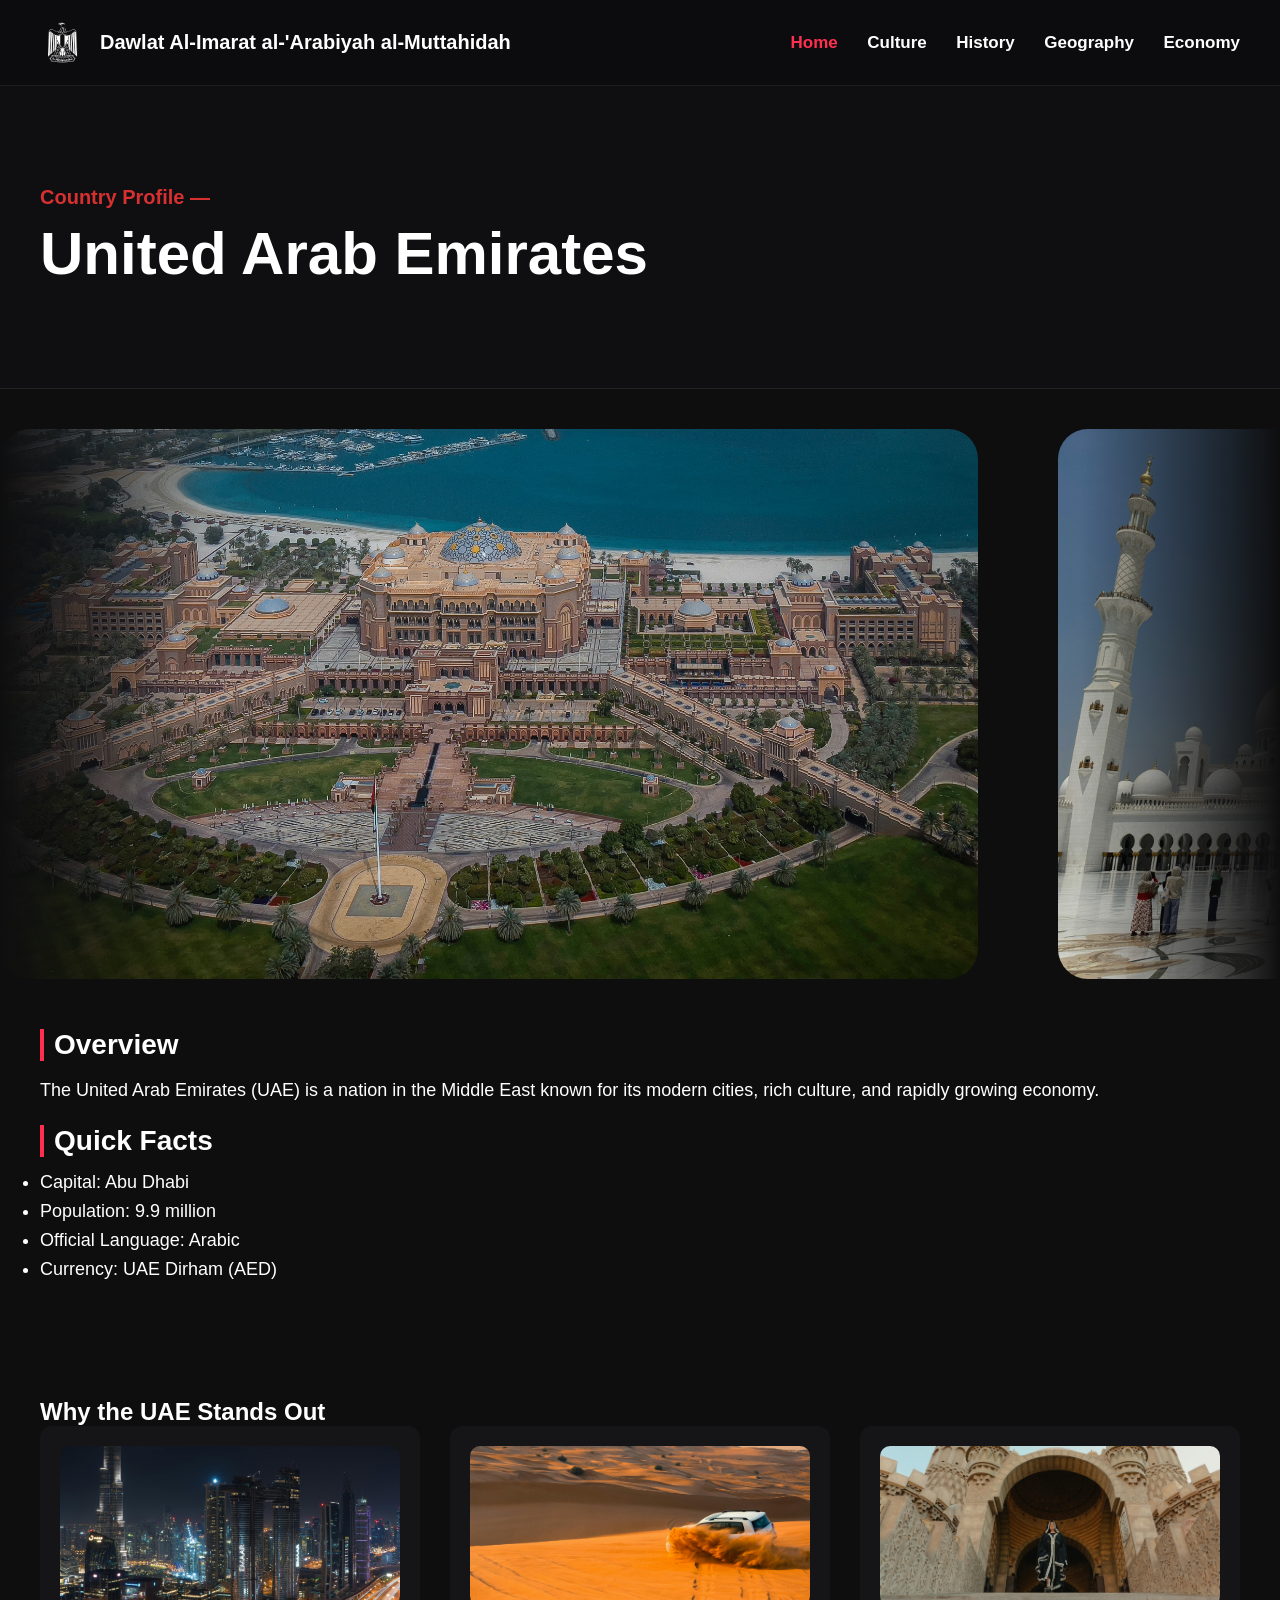
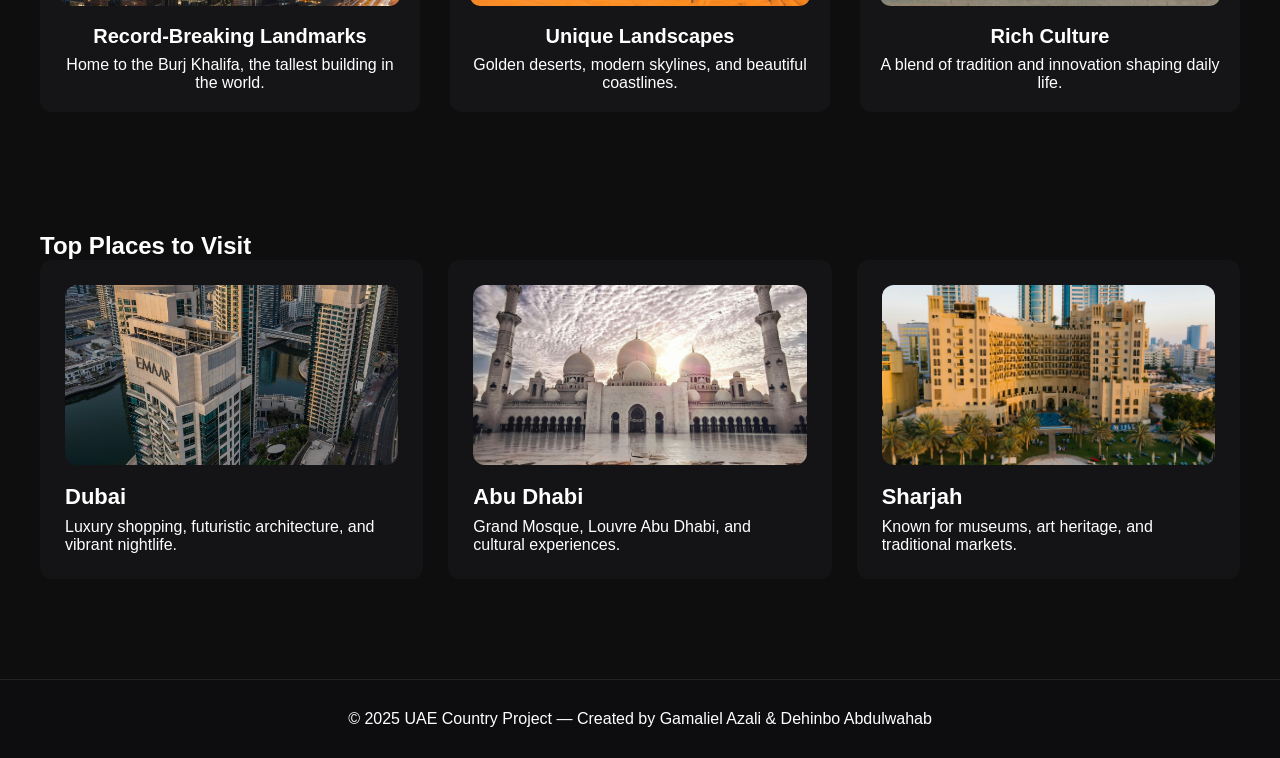
<file: Final_Project_ Dehinbo Abdulwahab and Azali Gamaliel/index.html>
<!DOCTYPE html>
<html lang="en">
<head>
    <meta charset="UTF-8">
    <meta name="viewport" content="width=device-width, initial-scale=1.0">
    <title>UAE Country Info</title>
    <link rel="stylesheet" href="styles/styles.css">
</head>

<body>
     
             
    <!-- TOP BAR -->
    <header class="top-bar">
        <div class="logo-section">
            <img src="images/download__1_-removebg-preview.png" alt="Logo" class="logo">
            <h2 class="site-name">Dawlat Al-Imarat al-'Arabiyah al-Muttahidah</h2>
        </div>

        <nav class="nav-links">
            <a href="index.html" class="active">Home</a>
            <a href="culture.html">Culture</a>
            <a href="history.html">History</a>
            <a href="geography.html">Geography</a>
            <a href="economy.html">Economy</a>
          
        </nav>
    </header>

    
    <section class="hero-section">
        <div class="hero-heading">
            <p class="sub-title">Country Profile —</p>
            <h1 class="main-title">United Arab Emirates</h1>
        </div>
    </section>

    
  <!--apple inspired animation-->
<section class="apple-gallery">
    <div class="gallery-track">

        <!-- ORIGINAL SET -->
        <div class="gallery-item"><img src="images/pexels-iamllwyd-35035640.jpg"></div>
        <div class="gallery-item"><img src="images/pexels-jayne-oates-2155268888-34012804.jpg"></div>
        <div class="gallery-item"><img src="images/pexels-kirandeepsingh-14292166.jpg"></div>
        <div class="gallery-item"><img src="images/pexels-mo-eid-1268975-20390951.jpg"></div>
        <div class="gallery-item"><img src="images/pexels-nextvoyage-1470502.jpg"></div>

        <!-- DUPLICATE SET FOR SMOOTH LOOP -->
        <div class="gallery-item"><img src="images/pexels-iamllwyd-35035640.jpg"></div>
        <div class="gallery-item"><img src="images/pexels-jayne-oates-2155268888-34012804.jpg"></div>
        <div class="gallery-item"><img src="images/pexels-kirandeepsingh-14292166.jpg"></div>
        <div class="gallery-item"><img src="images/pexels-mo-eid-1268975-20390951.jpg"></div>
        <div class="gallery-item"><img src="images/pexels-nextvoyage-1470502.jpg"></div>

    </div>

    <div class="fade-edge left"></div>
    <div class="fade-edge right"></div>
</section>


    <!--  CONTENT AREA -->
    <section class="content">
        <h2>Overview</h2>
        <p>
            The United Arab Emirates (UAE) is a nation in the Middle East known 
            for its modern cities, rich culture, and rapidly growing economy.
        </p>

        <h2>Quick Facts</h2>
        <ul>
            <li>Capital: Abu Dhabi</li>
            <li>Population: 9.9 million</li>
            <li>Official Language: Arabic</li>
            <li>Currency: UAE Dirham (AED)</li>
        </ul>
    </section>


   

    <!-- HIGHLIGHTS SECTION -->
    <section class="highlights">
        <h2>Why the UAE Stands Out</h2>

        <div class="highlight-grid">
            <div class="highlight-card">
                <img src="images/pexels-yfs-visuals-921252577-20153777.jpg">
                <h3>Record-Breaking Landmarks</h3>
                <p>Home to the Burj Khalifa, the tallest building in the world.</p>
            </div>

            <div class="highlight-card">
                <img src="images/pexels-stephane-hurbe-1267753-2417260.jpg">
                <h3>Unique Landscapes</h3>
                <p>Golden deserts, modern skylines, and beautiful coastlines.</p>
            </div>

            <div class="highlight-card">
                <img src="images/pexels-tima-miroshnichenko-5973565.jpg">
                <h3>Rich Culture</h3>
                <p>A blend of tradition and innovation shaping daily life.</p>
            </div>
        </div>
    </section>


    <!-- TOURISM SECTION -->
    <section class="tourism">
        <h2>Top Places to Visit</h2>

        <div class="tour-grid">
            
            <div class="tour-card">
                <img src="images/pexels-iamllwyd-35062740.jpg" class="tour-img">
                <h3>Dubai</h3>
                <p>Luxury shopping, futuristic architecture, and vibrant nightlife.</p>
            </div>

            <div class="tour-card">
                <img src="images/pexels-mohamad-tamer-2406731.jpg" class="tour-img">
                <h3>Abu Dhabi</h3>
                <p>Grand Mosque, Louvre Abu Dhabi, and cultural experiences.</p>
            </div>

            <div class="tour-card">
                <img src="images/pexels-mikhail-nilov-8319451.jpg" class="tour-img">
                <h3>Sharjah</h3>
                <p>Known for museums, art heritage, and traditional markets.</p>
            </div>

        </div>
    </section>



    <!-- FOOTER -->
    <footer class="footer">
        <p>© 2025 UAE Country Project — Created by Gamaliel Azali & Dehinbo Abdulwahab</p>
    </footer>

</body>
</html>
</file>
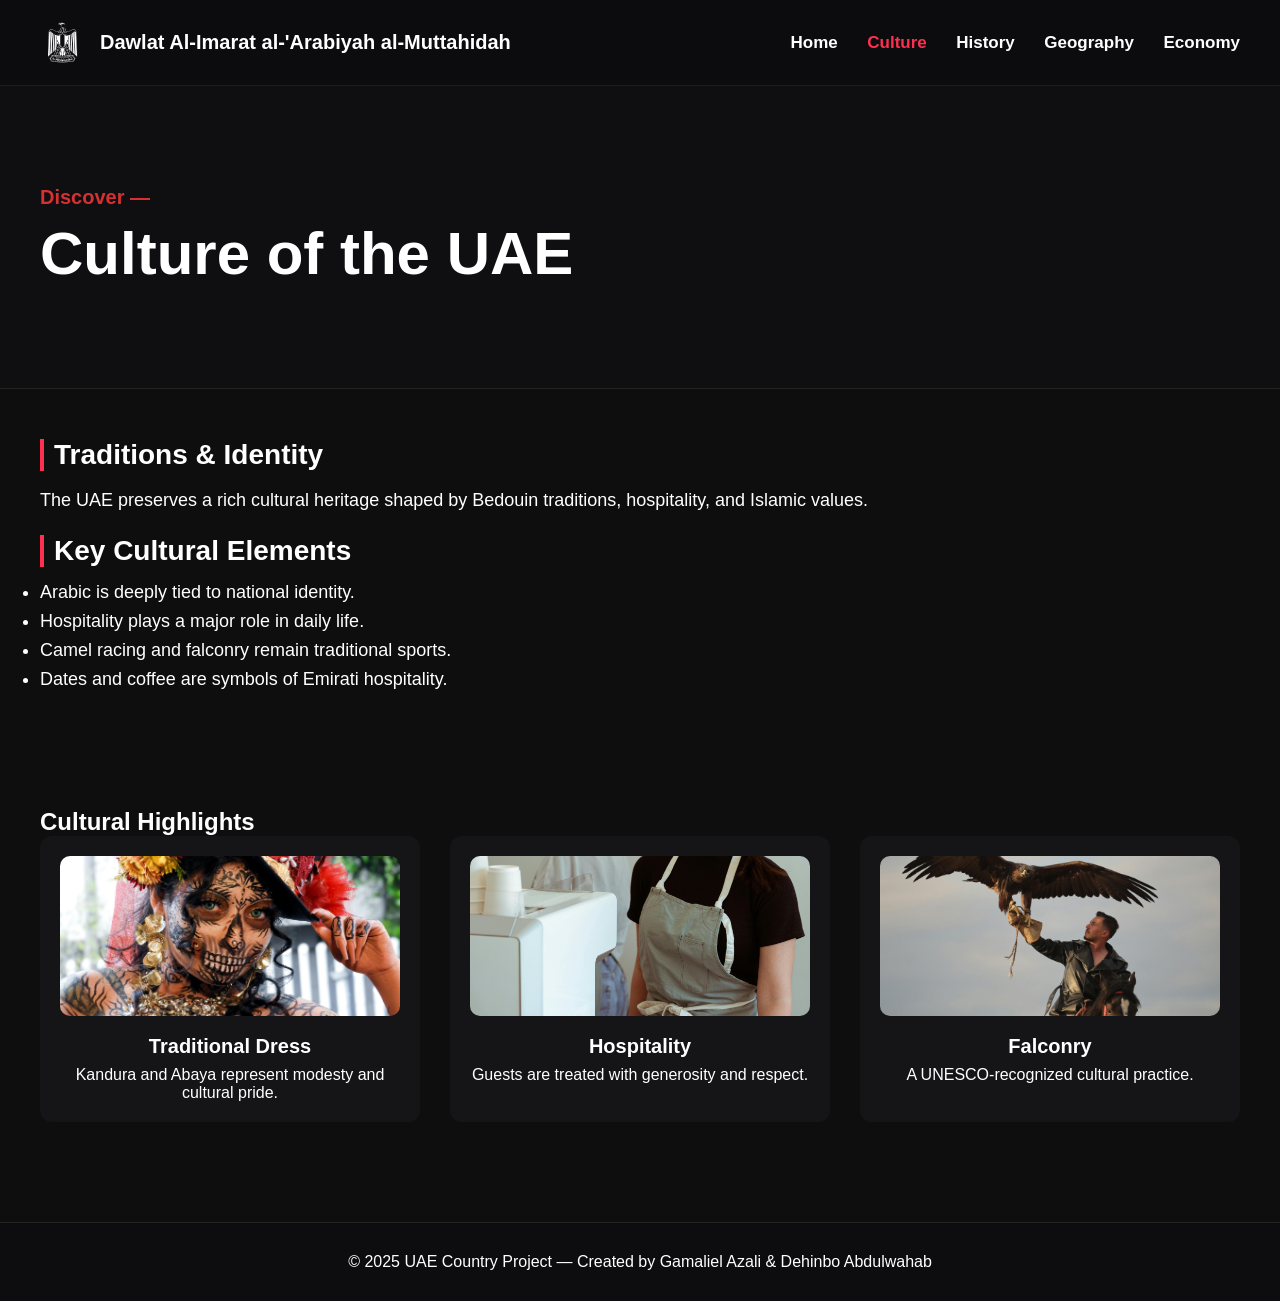
<file: Final_Project_ Dehinbo Abdulwahab and Azali Gamaliel/culture.html>
<!DOCTYPE html>
<html lang="en">
<head>
    <meta charset="UTF-8">
    <meta name="viewport" content="width=device-width, initial-scale=1.0">
    <title>UAE Culture</title>
    <link rel="stylesheet" href="styles/styles.css">
</head>

<body>

<header class="top-bar">
    <div class="logo-section">
        <img src="images/download__1_-removebg-preview.png" class="logo">
        <h2 class="site-name">Dawlat Al-Imarat al-'Arabiyah al-Muttahidah</h2>
    </div>

    <nav class="nav-links">
        <a href="index.html">Home</a>
        <a href="culture.html" class="active">Culture</a>
        <a href="history.html">History</a>
        <a href="geography.html">Geography</a>
        <a href="economy.html">Economy</a>
       
    </nav>
</header>

<section class="hero-section">
    <div class="hero-heading">
        <p class="sub-title">Discover —</p>
        <h1 class="main-title">Culture of the UAE</h1>
    </div>
</section>

<section class="content">
    <h2>Traditions & Identity</h2>
    <p>The UAE preserves a rich cultural heritage shaped by Bedouin traditions, hospitality, and Islamic values.</p>

    <h2>Key Cultural Elements</h2>
    <ul>
        <li>Arabic is deeply tied to national identity.</li>
        <li>Hospitality plays a major role in daily life.</li>
        <li>Camel racing and falconry remain traditional sports.</li>
        <li>Dates and coffee are symbols of Emirati hospitality.</li>
    </ul>
</section>

<section class="highlights">
    <h2>Cultural Highlights</h2>

    <div class="highlight-grid">
        <div class="highlight-card">
            <img src="images/pexels-ericka-sanchez-1098642631-35066893.jpg">
            <h3>Traditional Dress</h3>
            <p>Kandura and Abaya represent modesty and cultural pride.</p>
        </div>

        <div class="highlight-card">
            <img src="images/pexels-ketut-subiyanto-4353570.jpg">
            <h3>Hospitality</h3>
            <p>Guests are treated with generosity and respect.</p>
        </div>

        <div class="highlight-card">
            <img src="images/pexels-i-brahim-acikgoz-438595482-33652443.jpg">
            <h3>Falconry</h3>
            <p>A UNESCO-recognized cultural practice.</p>
        </div>
    </div>
</section>

<footer class="footer">
    <p>© 2025 UAE Country Project — Created by Gamaliel Azali & Dehinbo Abdulwahab</p>
</footer>

</body>
</html>
</file>
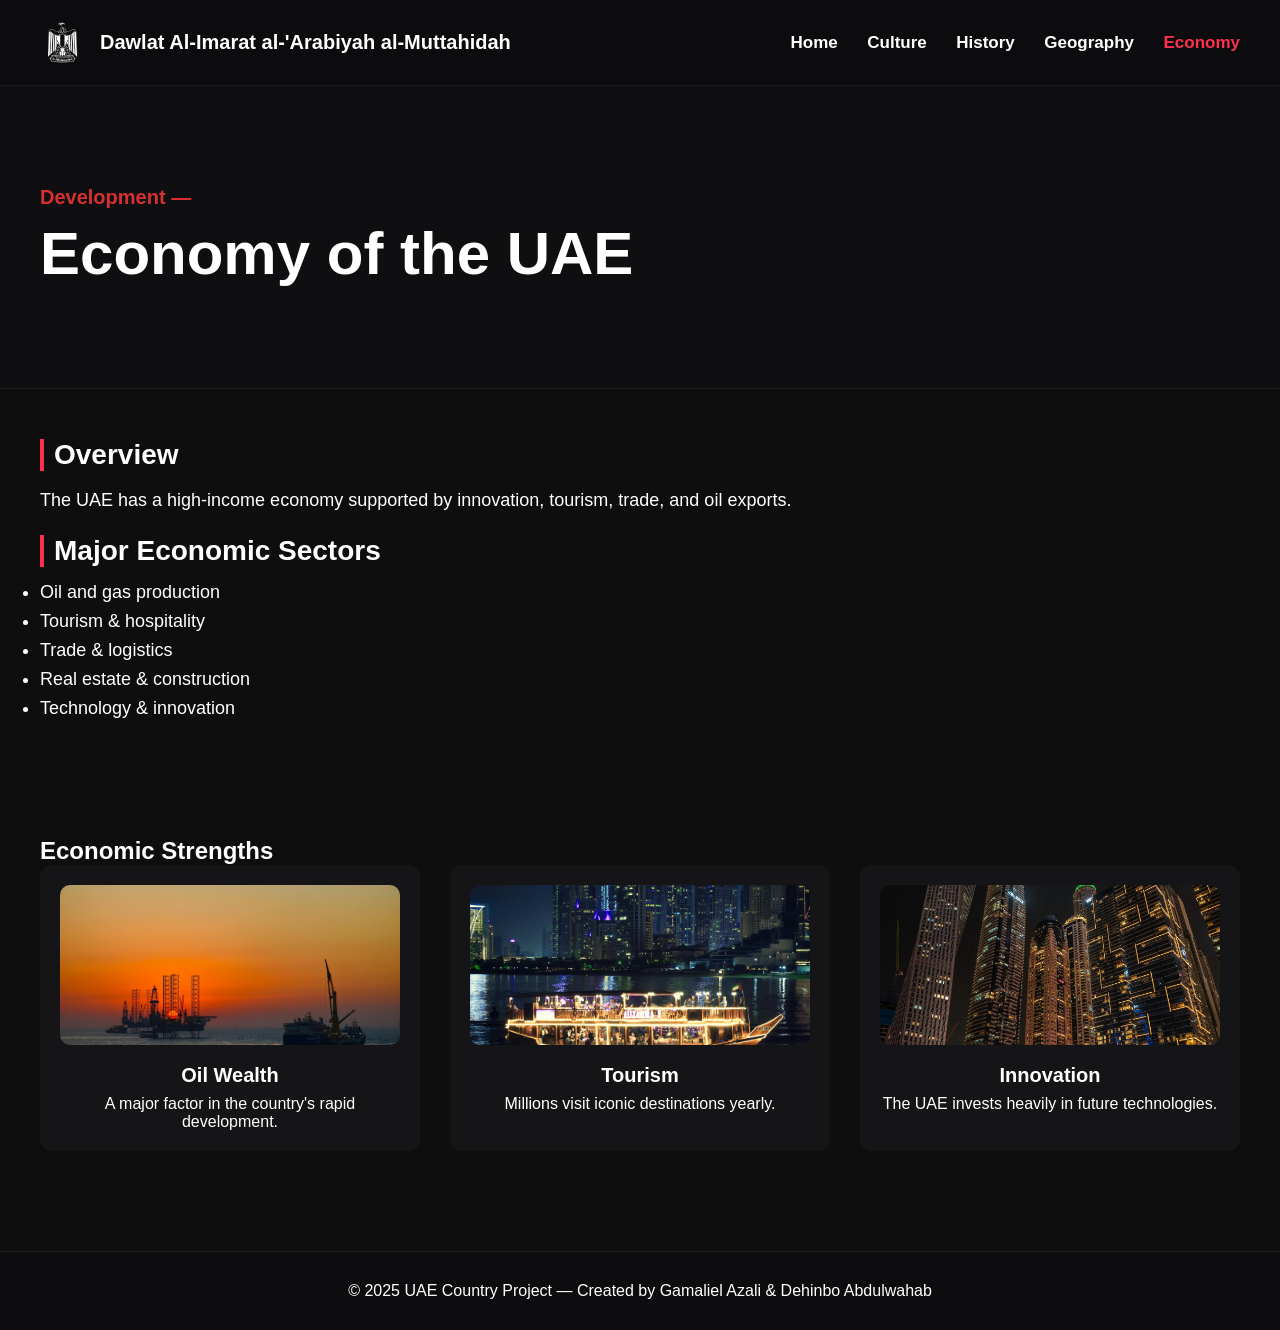
<file: Final_Project_ Dehinbo Abdulwahab and Azali Gamaliel/economy.html>
<!DOCTYPE html>
<html lang="en">
<head>
    <meta charset="UTF-8">
    <meta name="viewport" content="width=device-width, initial-scale=1.0">
    <title>UAE Economy</title>
    <link rel="stylesheet" href="styles/styles.css">
</head>

<body>

<header class="top-bar">
    <div class="logo-section">
        <img src="images/download__1_-removebg-preview.png" class="logo">
        <h2 class="site-name">Dawlat Al-Imarat al-'Arabiyah al-Muttahidah</h2>
    </div>

    <nav class="nav-links">
        <a href="index.html">Home</a>
        <a href="culture.html">Culture</a>
        <a href="history.html">History</a>
        <a href="geography.html">Geography</a>
        <a href="economy.html" class="active">Economy</a>
       
    </nav>
</header>

<section class="hero-section">
    <div class="hero-heading">
        <p class="sub-title">Development —</p>
        <h1 class="main-title">Economy of the UAE</h1>
    </div>
</section>

<section class="content">
    <h2>Overview</h2>
    <p>The UAE has a high-income economy supported by innovation, tourism, trade, and oil exports.</p>

    <h2>Major Economic Sectors</h2>
    <ul>
        <li>Oil and gas production</li>
        <li>Tourism & hospitality</li>
        <li>Trade & logistics</li>
        <li>Real estate & construction</li>
        <li>Technology & innovation</li>
    </ul>
</section>

<section class="highlights">
    <h2>Economic Strengths</h2>

    <div class="highlight-grid">
        <div class="highlight-card">
            <img src="images/pexels-anoop1992-34421776.jpg">
            <h3>Oil Wealth</h3>
            <p>A major factor in the country's rapid development.</p>
        </div>

        <div class="highlight-card">
            <img src="images/pexels-ermal-photography-77758716-12369779.jpg">
            <h3>Tourism</h3>
            <p>Millions visit iconic destinations yearly.</p>
        </div>

        <div class="highlight-card">
            <img src="images/pexels-iamllwyd-35044749.jpg">
            <h3>Innovation</h3>
            <p>The UAE invests heavily in future technologies.</p>
        </div>
    </div>
</section>

<footer class="footer">
    <p>© 2025 UAE Country Project — Created by Gamaliel Azali & Dehinbo Abdulwahab</p>
</footer>

</body>
</html>
</file>
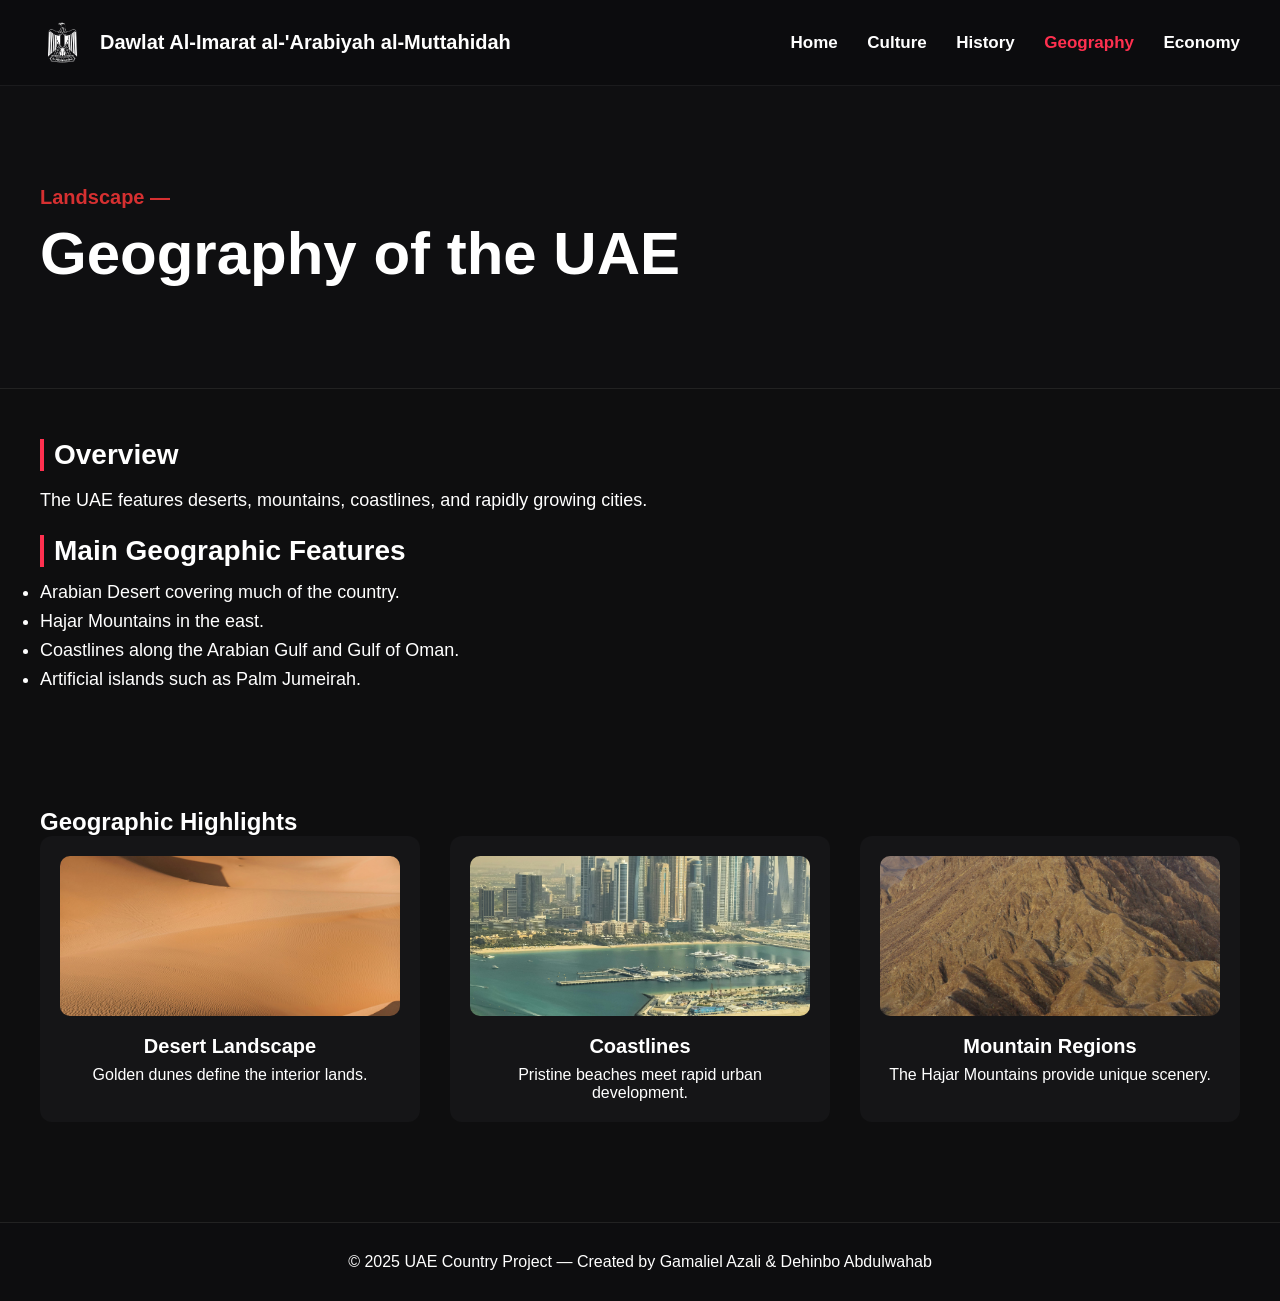
<file: Final_Project_ Dehinbo Abdulwahab and Azali Gamaliel/geography.html>
<!DOCTYPE html>
<html lang="en">
<head>
    <meta charset="UTF-8">
    <meta name="viewport" content="width=device-width, initial-scale=1.0">
    <title>UAE Geography</title>
    <link rel="stylesheet" href="styles/styles.css">
</head>

<body>

<header class="top-bar">
    <div class="logo-section">
        <img src="images/download__1_-removebg-preview.png" class="logo">
        <h2 class="site-name">Dawlat Al-Imarat al-'Arabiyah al-Muttahidah</h2>
    </div>

    <nav class="nav-links">
        <a href="index.html">Home</a>
        <a href="culture.html">Culture</a>
        <a href="history.html">History</a>
        <a href="geography.html" class="active">Geography</a>
        <a href="economy.html">Economy</a>
       
    </nav>
</header>

<section class="hero-section">
    <div class="hero-heading">
        <p class="sub-title">Landscape —</p>
        <h1 class="main-title">Geography of the UAE</h1>
    </div>
</section>

<section class="content">
    <h2>Overview</h2>
    <p>The UAE features deserts, mountains, coastlines, and rapidly growing cities.</p>

    <h2>Main Geographic Features</h2>
    <ul>
        <li>Arabian Desert covering much of the country.</li>
        <li>Hajar Mountains in the east.</li>
        <li>Coastlines along the Arabian Gulf and Gulf of Oman.</li>
        <li>Artificial islands such as Palm Jumeirah.</li>
    </ul>
</section>

<section class="highlights">
    <h2>Geographic Highlights</h2>

    <div class="highlight-grid">
        <div class="highlight-card">
            <img src="images/pexels-vlada-karpovich-4449320.jpg">
            <h3>Desert Landscape</h3>
            <p>Golden dunes define the interior lands.</p>
        </div>

        <div class="highlight-card">
            <img src="images/pexels-id23-1442770-11641127.jpg">
            <h3>Coastlines</h3>
            <p>Pristine beaches meet rapid urban development.</p>
        </div>

        <div class="highlight-card">
            <img src="images/pexels-rajesh-r-kunjumon-2260391-4847478.jpg">
            <h3>Mountain Regions</h3>
            <p>The Hajar Mountains provide unique scenery.</p>
        </div>
    </div>
</section>

<footer class="footer">
    <p>© 2025 UAE Country Project — Created by Gamaliel Azali & Dehinbo Abdulwahab</p>
</footer>

</body>
</html>
</file>
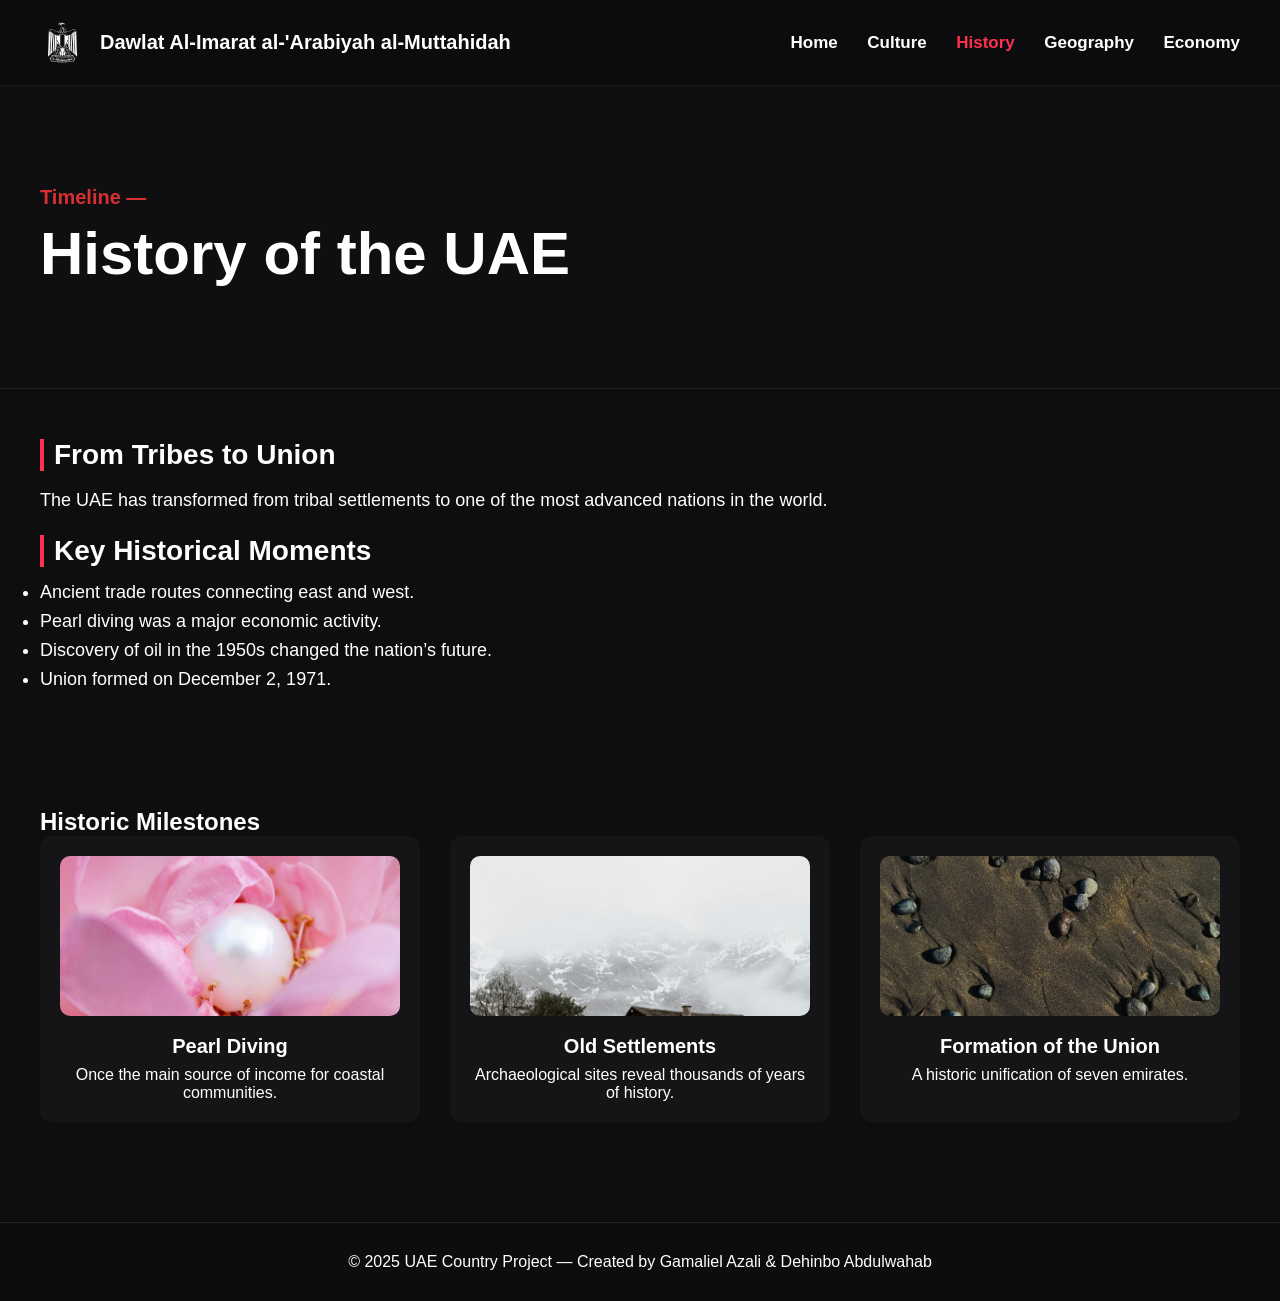
<file: Final_Project_ Dehinbo Abdulwahab and Azali Gamaliel/history.html>
<!DOCTYPE html>
<html lang="en">
<head>
    <meta charset="UTF-8">
    <meta name="viewport" content="width=device-width, initial-scale=1.0">
    <title>UAE History</title>
    <link rel="stylesheet" href="styles/styles.css">
</head>

<body>

<header class="top-bar">
    <div class="logo-section">
        <img src="images/download__1_-removebg-preview.png" class="logo">
        <h2 class="site-name">Dawlat Al-Imarat al-'Arabiyah al-Muttahidah</h2>
    </div>

    <nav class="nav-links">
        <a href="index.html">Home</a>
        <a href="culture.html">Culture</a>
        <a href="history.html" class="active">History</a>
        <a href="geography.html">Geography</a>
        <a href="economy.html">Economy</a>
      
    </nav>
</header>

<section class="hero-section">
    <div class="hero-heading">
        <p class="sub-title">Timeline —</p>
        <h1 class="main-title">History of the UAE</h1>
    </div>
</section>

<section class="content">
    <h2>From Tribes to Union</h2>
    <p>The UAE has transformed from tribal settlements to one of the most advanced nations in the world.</p>

    <h2>Key Historical Moments</h2>
    <ul>
        <li>Ancient trade routes connecting east and west.</li>
        <li>Pearl diving was a major economic activity.</li>
        <li>Discovery of oil in the 1950s changed the nation’s future.</li>
        <li>Union formed on December 2, 1971.</li>
    </ul>
</section>

<section class="highlights">
    <h2>Historic Milestones</h2>

    <div class="highlight-grid">
        <div class="highlight-card">
            <img src="images/pexels-palomalimafotos-33217819.jpg">
            <h3>Pearl Diving</h3>
            <p>Once the main source of income for coastal communities.</p>
        </div>

        <div class="highlight-card">
            <img src="images/pexels-eberhardgross-4406181.jpg">
            <h3>Old Settlements</h3>
            <p>Archaeological sites reveal thousands of years of history.</p>
        </div>

        <div class="highlight-card">
            <img src="images/pexels-tasha_whitegold-75706404-35035587.jpg">
            <h3>Formation of the Union</h3>
            <p>A historic unification of seven emirates.</p>
        </div>
    </div>
</section>

<footer class="footer">
    <p>© 2025 UAE Country Project — Created by Gamaliel Azali & Dehinbo Abdulwahab</p>
</footer>

</body>
</html>
</file>
<file: Final_Project_ Dehinbo Abdulwahab and Azali Gamaliel/styles/styles.css>
/* RESET */
* {
    margin: 0;
    padding: 0;
    box-sizing: border-box;
    font-family: Arial, Helvetica, sans-serif;
}

body {
    background-color: #0e0e0f;
    color: white;
}

/* TOP BAR */
.top-bar {
    display: flex;
    justify-content: space-between;
    align-items: center;
    background-color: #0c0c0e;
    padding: 20px 40px;
    border-bottom: 1px solid #1b1b1d;
}

.logo-section {
    display: flex;
    align-items: center;
    gap: 15px;
}

.logo {
    width: 45px;
    height: 45px;
}

.site-name {
    font-size: 20px;
    font-weight: 700;
}

.nav-links a {
    margin-left: 25px;
    font-size: 17px;
    font-weight: 600;
    color: white;
    text-decoration: none;
    transition: 0.3s;
}

.nav-links a:hover,
.nav-links a.active {
    color: #ff304f;
}

/* ---------------------apple inspired animation-->-------------------- */

.apple-gallery {
    position: relative;
    width: 100%;
    height: 550px;
    overflow: hidden;
    margin-top: 40px;
}

/* Track */
.gallery-track {
    display: flex;
    gap: 80px;
    width: max-content;
    animation: galleryMove 40s linear infinite; 
}

.gallery-item {
    flex: 0 0 auto;
    height: 550px;
    display: flex;
    justify-content: center;
    align-items: center;
}

.gallery-item img {
    height: 100%;
    width: auto;
    border-radius: 30px;
    object-fit: cover;
    filter: brightness(0.92);
    transition: 0.5s;
}

/* Hover effect */
.gallery-item img:hover {
    transform: scale(1.06);
    filter: brightness(1.1);
}

@keyframes galleryMove {
    from { transform: translateX(0); }
    to { transform: translateX(-50%); }
}


.fade-edge {
    position: absolute;
    top: 0;
    width: 200px;
    height: 100%;
    pointer-events: none;
    z-index: 5;
}

.fade-edge.left {
    left: 0;
    background: linear-gradient(to right, #0e0e0f, transparent);
}

.fade-edge.right {
    right: 0;
    background: linear-gradient(to left, #0e0e0f, transparent);
}


 
/* HERO SECTION */
.hero-section {
    background-color: #0f0f11;
    padding: 100px 40px;
    border-bottom: 1px solid #222;
}

.sub-title {
    color: #d63031;
    font-size: 20px;
    font-weight: 600;
    margin-bottom: 10px;
}

.main-title {
    font-size: 60px;
    font-weight: 800;
}

/* CONTENT */
.content {
    padding: 50px 40px;
}

.content h2 {
    font-size: 28px;
    margin-bottom: 15px;
    border-left: 4px solid #ff304f;
    padding-left: 10px;
}

.content p {
    margin-bottom: 20px;
    font-size: 18px;
    line-height: 1.6;
}

.content ul li {
    margin-bottom: 8px;
    font-size: 18px;
}

/* HIGHLIGHTS SECTION */
.highlights {
    padding: 60px 40px;
}

.highlight-grid {
    display: grid;
    grid-template-columns: repeat(auto-fit, minmax(260px, 1fr));
    gap: 30px;
}

.highlight-card {
    background: #151517;
    padding: 20px;
    border-radius: 12px;
    text-align: center;
}

.highlight-card img {
    width: 100%;
    height: 160px;
    object-fit: cover;
    border-radius: 10px;
}

.highlight-card h3 {
    margin-top: 15px;
    font-size: 20px;
}

.highlight-card p {
    margin-top: 8px;
    font-size: 16px;
}

/* TOURISM SECTION */
.tourism {
    padding: 60px 40px;
}

.tour-grid {
    display: grid;
    grid-template-columns: repeat(auto-fit, minmax(250px, 1fr));
    gap: 25px;
}

.tour-card {
    background: #141416;
    padding: 25px;
    border-radius: 12px;
}

.tour-card h3 {
    margin-bottom: 8px;
    font-size: 22px;
}

/*tourism images */
.tour-img {
    width: 100%;
    height: 180px;
    object-fit: cover;
    border-radius: 12px;
    margin-bottom: 15px;
}


/* FOOTER */
.footer {
    text-align: center;
    padding: 30px;
    margin-top: 40px;
    background: #0d0d0f;
    border-top: 1px solid #222;
}
</file>
